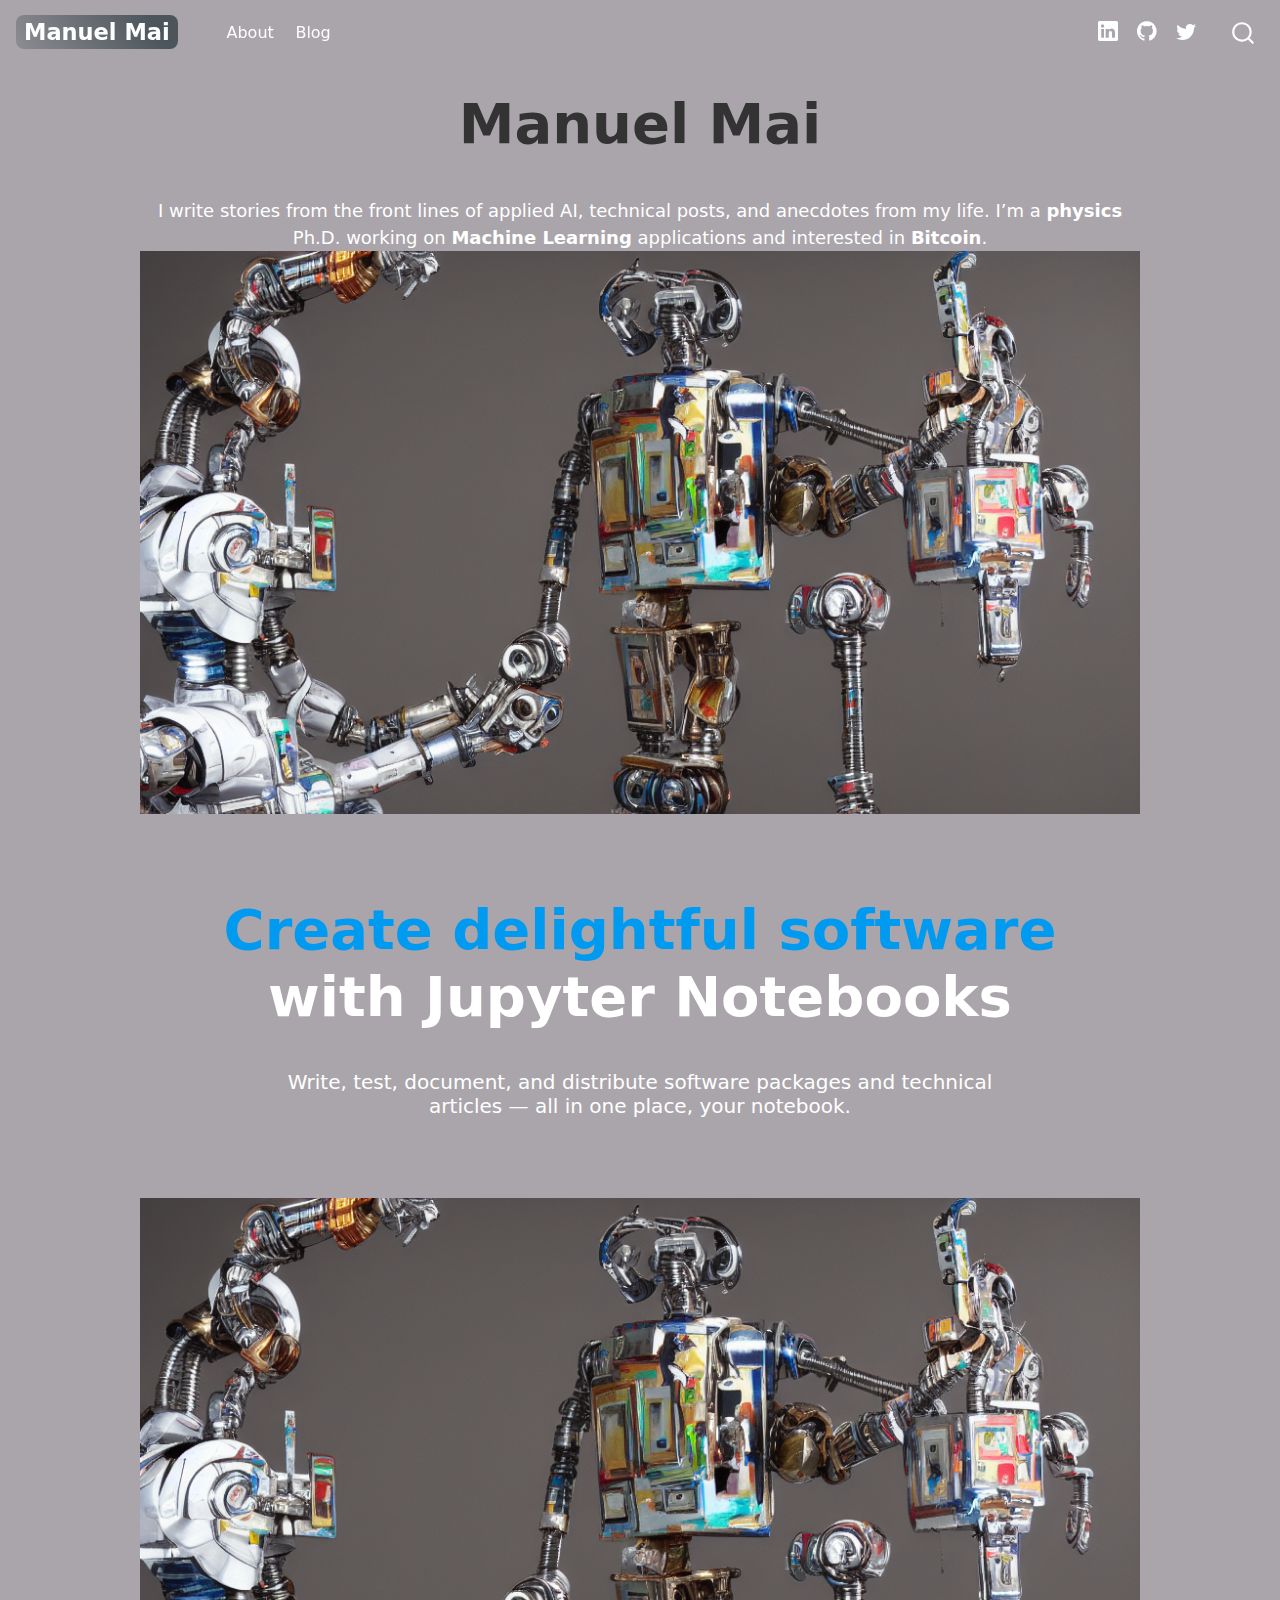
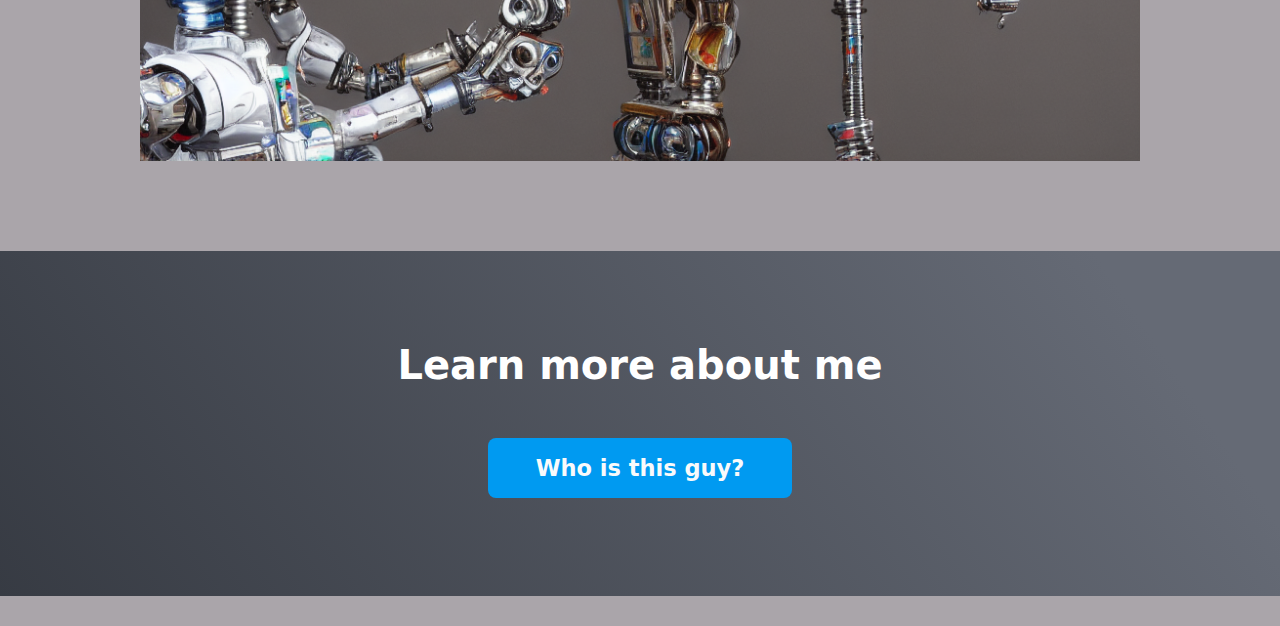
<file: index.html>
<!DOCTYPE html>
<html xmlns="http://www.w3.org/1999/xhtml" lang="en" xml:lang="en"><head>

<meta charset="utf-8">
<meta name="generator" content="quarto-1.1.251">

<meta name="viewport" content="width=device-width, initial-scale=1.0, user-scalable=yes">

<meta name="description" content="This is my online home.">

<title>Manuel Mai</title>
<style>
code{white-space: pre-wrap;}
span.smallcaps{font-variant: small-caps;}
div.columns{display: flex; gap: min(4vw, 1.5em);}
div.column{flex: auto; overflow-x: auto;}
div.hanging-indent{margin-left: 1.5em; text-indent: -1.5em;}
ul.task-list{list-style: none;}
ul.task-list li input[type="checkbox"] {
  width: 0.8em;
  margin: 0 0.8em 0.2em -1.6em;
  vertical-align: middle;
}
</style>


<script src="site_libs/quarto-nav/quarto-nav.js"></script>
<script src="site_libs/quarto-nav/headroom.min.js"></script>
<script src="site_libs/clipboard/clipboard.min.js"></script>
<script src="site_libs/quarto-search/autocomplete.umd.js"></script>
<script src="site_libs/quarto-search/fuse.min.js"></script>
<script src="site_libs/quarto-search/quarto-search.js"></script>
<meta name="quarto:offset" content="./">
<script src="site_libs/quarto-html/quarto.js"></script>
<script src="site_libs/quarto-html/popper.min.js"></script>
<script src="site_libs/quarto-html/tippy.umd.min.js"></script>
<script src="site_libs/quarto-html/anchor.min.js"></script>
<link href="site_libs/quarto-html/tippy.css" rel="stylesheet">
<link href="site_libs/quarto-html/quarto-syntax-highlighting.css" rel="stylesheet" id="quarto-text-highlighting-styles">
<script src="site_libs/bootstrap/bootstrap.min.js"></script>
<link href="site_libs/bootstrap/bootstrap-icons.css" rel="stylesheet">
<link href="site_libs/bootstrap/bootstrap.min.css" rel="stylesheet" id="quarto-bootstrap" data-mode="light">
<script id="quarto-search-options" type="application/json">{
  "location": "navbar",
  "copy-button": false,
  "collapse-after": 3,
  "panel-placement": "end",
  "type": "overlay",
  "limit": 20,
  "language": {
    "search-no-results-text": "No results",
    "search-matching-documents-text": "matching documents",
    "search-copy-link-title": "Copy link to search",
    "search-hide-matches-text": "Hide additional matches",
    "search-more-match-text": "more match in this document",
    "search-more-matches-text": "more matches in this document",
    "search-clear-button-title": "Clear",
    "search-detached-cancel-button-title": "Cancel",
    "search-submit-button-title": "Submit"
  }
}</script>


<link rel="stylesheet" href="index.css">
<meta property="og:title" content="Manuel Mai">
<meta property="og:description" content="This is my online home.">
<meta property="og:image" content="https://maimanuel.github.io/website/images/robot_expressing_creativity.png">
<meta property="og:site-name" content="Manuel Mai">
<meta property="og:image:height" content="576">
<meta property="og:image:width" content="1024">
<meta name="twitter:title" content="Manuel Mai">
<meta name="twitter:description" content="This is my online home.">
<meta name="twitter:image" content="https://maimanuel.github.io/website/images/robot_expressing_creativity.png">
<meta name="twitter:image-height" content="576">
<meta name="twitter:image-width" content="1024">
<meta name="twitter:card" content="summary_large_image">
</head>

<body class="nav-fixed fullcontent">

<div id="quarto-search-results"></div>
  <header id="quarto-header" class="headroom fixed-top">
    <nav class="navbar navbar-expand-lg navbar-dark ">
      <div class="navbar-container container-fluid">
      <div class="navbar-brand-container">
    <a class="navbar-brand" href="./index.html">
    <span class="navbar-title">Manuel Mai</span>
    </a>
  </div>
          <button class="navbar-toggler" type="button" data-bs-toggle="collapse" data-bs-target="#navbarCollapse" aria-controls="navbarCollapse" aria-expanded="false" aria-label="Toggle navigation" onclick="if (window.quartoToggleHeadroom) { window.quartoToggleHeadroom(); }">
  <span class="navbar-toggler-icon"></span>
</button>
          <div class="collapse navbar-collapse" id="navbarCollapse">
            <ul class="navbar-nav navbar-nav-scroll me-auto">
  <li class="nav-item">
    <a class="nav-link" href="./about.html">About</a>
  </li>  
  <li class="nav-item">
    <a class="nav-link" href="./blog/index.html">Blog</a>
  </li>  
</ul>
            <ul class="navbar-nav navbar-nav-scroll ms-auto">
  <li class="nav-item compact">
    <a class="nav-link" href="https://www.linkedin.com/in/manuel-mai/"><i class="bi bi-linkedin" role="img">
</i> 
 </a>
  </li>  
  <li class="nav-item compact">
    <a class="nav-link" href="https://github.com/maimanuel"><i class="bi bi-github" role="img">
</i> 
 </a>
  </li>  
  <li class="nav-item compact">
    <a class="nav-link" href="https://twitter.com/manuelmai"><i class="bi bi-twitter" role="img" aria-label="Github Twitter">
</i> 
 </a>
  </li>  
</ul>
              <div id="quarto-search" class="" title="Search"></div>
          </div> <!-- /navcollapse -->
      </div> <!-- /container-fluid -->
    </nav>
</header>
<!-- content -->
<div id="quarto-content" class="quarto-container page-layout-custom page-navbar">
<!-- sidebar -->
<!-- margin-sidebar -->
<!-- main -->

<header id="title-block-header" class="quarto-title-block default">
<div class="quarto-title">
<h1 class="title">Home</h1>
</div>

<div>
  <div class="description">
    This is my online home.
  </div>
</div>


<div class="quarto-title-meta">

    
    
  </div>
  

</header>

<section id="manuel-mai" class="hero-banner content-block">
<h1><span style="color:#333333"> Manuel Mai</span><br></h1>
<p>I write stories from the front lines of applied AI, technical posts, and anecdotes from my life. I’m a <strong>physics</strong> Ph.D.&nbsp;working on <strong>Machine Learning</strong> applications and interested in <strong>Bitcoin</strong>. <img src="images/robot_expressing_creativity.png" class="img-fluid"></p>
</section>
<section id="create-delightful-software-with-jupyter-notebooks" class="hero-banner content-block">
<h1><span style="color:#009AF1">Create delightful software</span><br>with Jupyter Notebooks</h1>
<h3 id="write-test-document-and-distribute-software-packages-and-technical-articles-all-in-one-place-your-notebook.">Write, test, document, and distribute software packages and technical articles — all in one place, your notebook.</h3>
<div class="quarto-figure quarto-figure-center">
<figure class="figure">
<p><a href="images/robot_expressing_creativity.png"><img src="images/robot_expressing_creativity.png" class="img-fluid figure-img" style="margin-top: 40px; margin-bottom: 40px"></a></p>
</figure>
</div>
</section>
<section id="learn-more-about-me" class="hero-banner mid-content" style="margin-top: 40px">
<h2>Learn more about me</h2>
<p><a href="./about.html" class="btn-action-primary btn-action btn btn-success btn-lg" role="button">Who is this guy?</a></p>
</section>




<script id="quarto-html-after-body" type="application/javascript">
window.document.addEventListener("DOMContentLoaded", function (event) {
  const toggleBodyColorMode = (bsSheetEl) => {
    const mode = bsSheetEl.getAttribute("data-mode");
    const bodyEl = window.document.querySelector("body");
    if (mode === "dark") {
      bodyEl.classList.add("quarto-dark");
      bodyEl.classList.remove("quarto-light");
    } else {
      bodyEl.classList.add("quarto-light");
      bodyEl.classList.remove("quarto-dark");
    }
  }
  const toggleBodyColorPrimary = () => {
    const bsSheetEl = window.document.querySelector("link#quarto-bootstrap");
    if (bsSheetEl) {
      toggleBodyColorMode(bsSheetEl);
    }
  }
  toggleBodyColorPrimary();  
  const icon = "";
  const anchorJS = new window.AnchorJS();
  anchorJS.options = {
    placement: 'right',
    icon: icon
  };
  anchorJS.add('.anchored');
  const clipboard = new window.ClipboardJS('.code-copy-button', {
    target: function(trigger) {
      return trigger.previousElementSibling;
    }
  });
  clipboard.on('success', function(e) {
    // button target
    const button = e.trigger;
    // don't keep focus
    button.blur();
    // flash "checked"
    button.classList.add('code-copy-button-checked');
    var currentTitle = button.getAttribute("title");
    button.setAttribute("title", "Copied!");
    setTimeout(function() {
      button.setAttribute("title", currentTitle);
      button.classList.remove('code-copy-button-checked');
    }, 1000);
    // clear code selection
    e.clearSelection();
  });
  function tippyHover(el, contentFn) {
    const config = {
      allowHTML: true,
      content: contentFn,
      maxWidth: 500,
      delay: 100,
      arrow: false,
      appendTo: function(el) {
          return el.parentElement;
      },
      interactive: true,
      interactiveBorder: 10,
      theme: 'quarto',
      placement: 'bottom-start'
    };
    window.tippy(el, config); 
  }
  const noterefs = window.document.querySelectorAll('a[role="doc-noteref"]');
  for (var i=0; i<noterefs.length; i++) {
    const ref = noterefs[i];
    tippyHover(ref, function() {
      // use id or data attribute instead here
      let href = ref.getAttribute('data-footnote-href') || ref.getAttribute('href');
      try { href = new URL(href).hash; } catch {}
      const id = href.replace(/^#\/?/, "");
      const note = window.document.getElementById(id);
      return note.innerHTML;
    });
  }
  var bibliorefs = window.document.querySelectorAll('a[role="doc-biblioref"]');
  for (var i=0; i<bibliorefs.length; i++) {
    const ref = bibliorefs[i];
    const cites = ref.parentNode.getAttribute('data-cites').split(' ');
    tippyHover(ref, function() {
      var popup = window.document.createElement('div');
      cites.forEach(function(cite) {
        var citeDiv = window.document.createElement('div');
        citeDiv.classList.add('hanging-indent');
        citeDiv.classList.add('csl-entry');
        var biblioDiv = window.document.getElementById('ref-' + cite);
        if (biblioDiv) {
          citeDiv.innerHTML = biblioDiv.innerHTML;
        }
        popup.appendChild(citeDiv);
      });
      return popup.innerHTML;
    });
  }
});
</script>
</div> <!-- /content -->



</body></html>
</file>
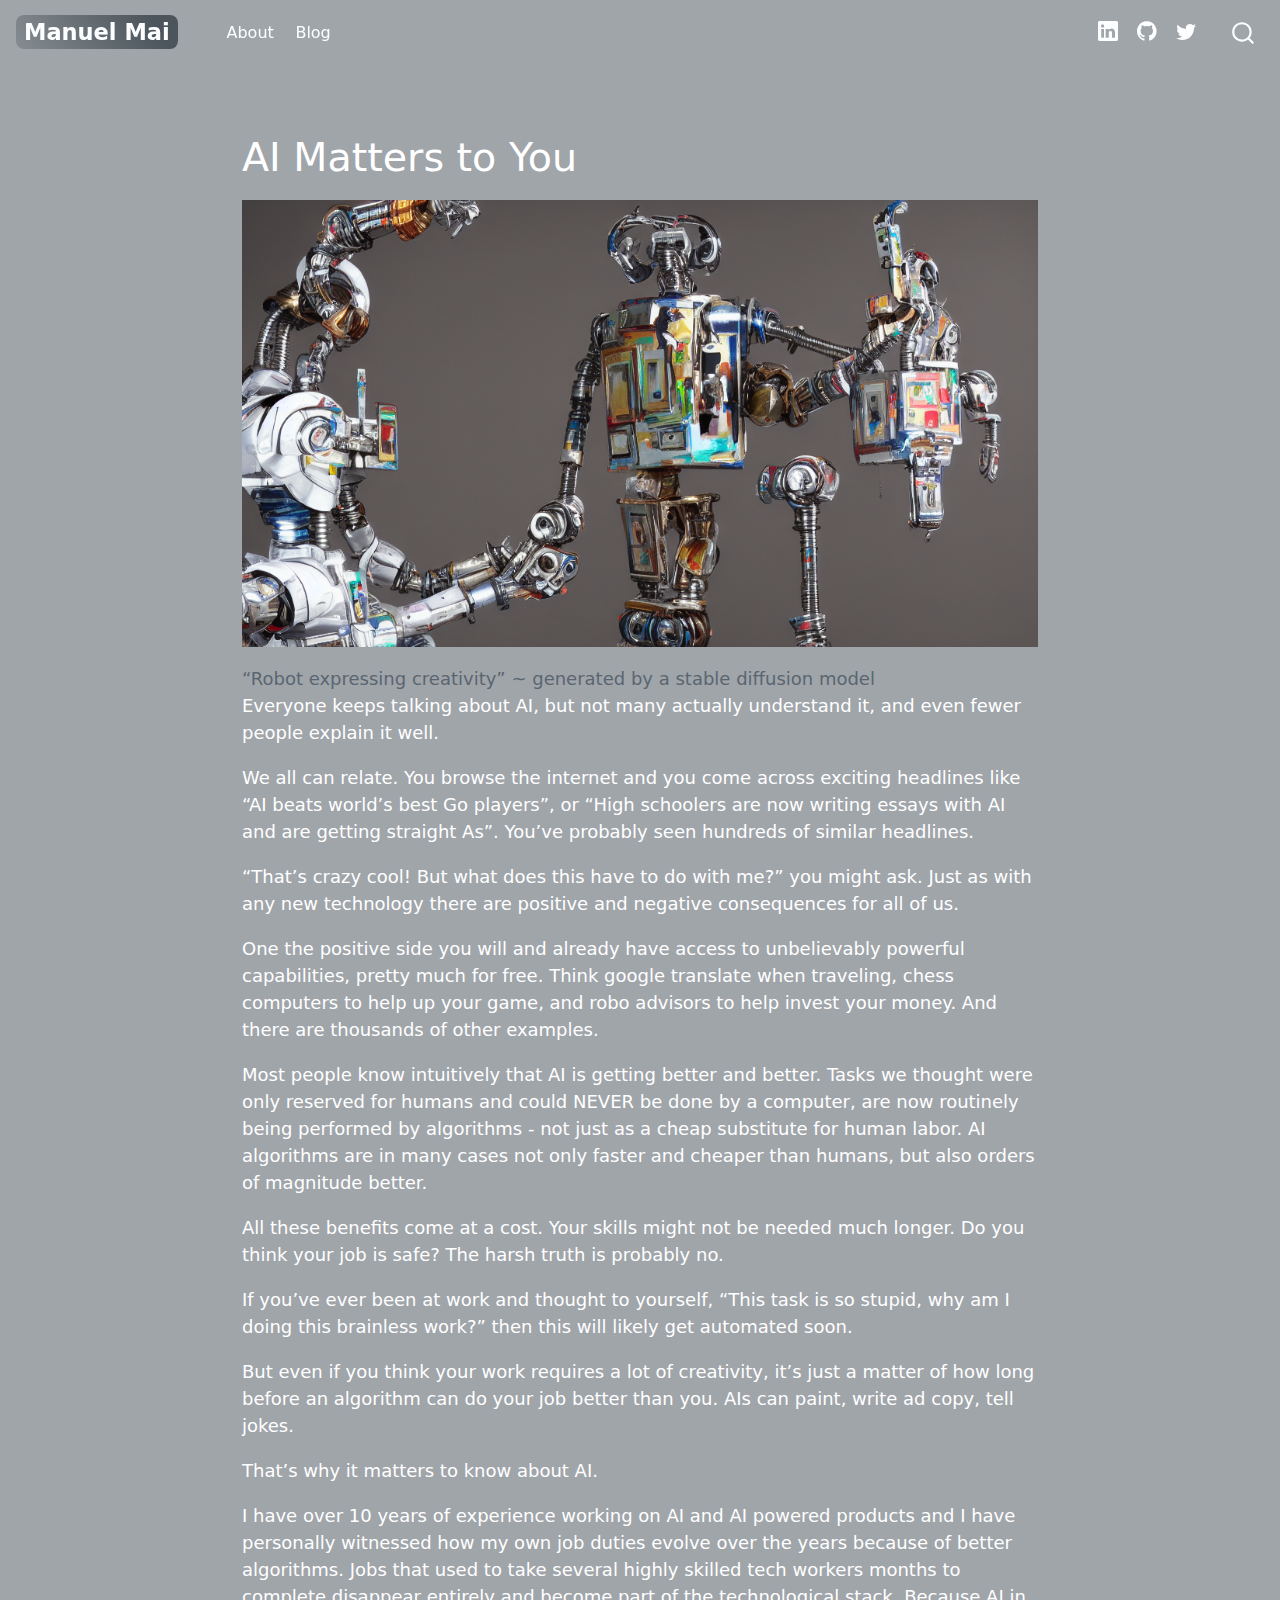
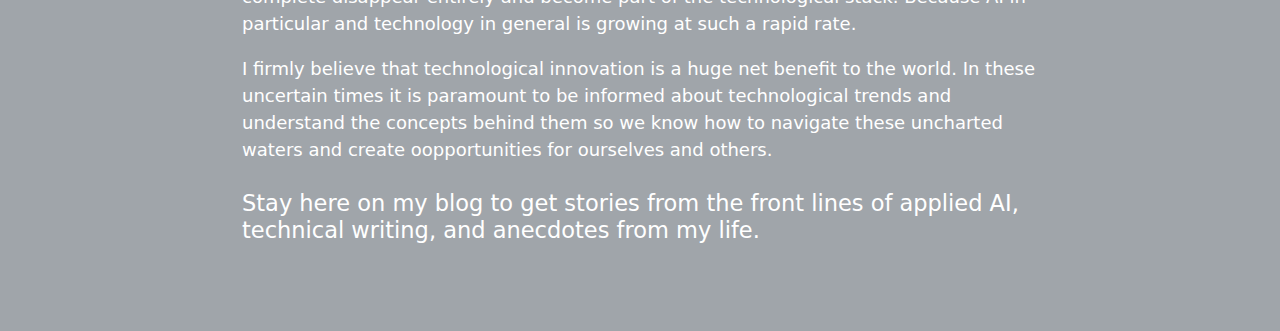
<file: blog/posts/2022-09-30-ai-matters-to-you/index.html>
<!DOCTYPE html>
<html xmlns="http://www.w3.org/1999/xhtml" lang="en" xml:lang="en"><head>

<meta charset="utf-8">
<meta name="generator" content="quarto-1.1.251">

<meta name="viewport" content="width=device-width, initial-scale=1.0, user-scalable=yes">

<meta name="author" content="Manuel Mai">
<meta name="dcterms.date" content="2022-09-30">
<meta name="description" content="AI Algorithms are changing the way we work">

<title>Manuel Mai - AI Matters To You</title>
<style>
code{white-space: pre-wrap;}
span.smallcaps{font-variant: small-caps;}
div.columns{display: flex; gap: min(4vw, 1.5em);}
div.column{flex: auto; overflow-x: auto;}
div.hanging-indent{margin-left: 1.5em; text-indent: -1.5em;}
ul.task-list{list-style: none;}
ul.task-list li input[type="checkbox"] {
  width: 0.8em;
  margin: 0 0.8em 0.2em -1.6em;
  vertical-align: middle;
}
</style>


<script src="../../../site_libs/quarto-nav/quarto-nav.js"></script>
<script src="../../../site_libs/quarto-nav/headroom.min.js"></script>
<script src="../../../site_libs/clipboard/clipboard.min.js"></script>
<script src="../../../site_libs/quarto-search/autocomplete.umd.js"></script>
<script src="../../../site_libs/quarto-search/fuse.min.js"></script>
<script src="../../../site_libs/quarto-search/quarto-search.js"></script>
<meta name="quarto:offset" content="../../../">
<script src="../../../site_libs/quarto-html/quarto.js"></script>
<script src="../../../site_libs/quarto-html/popper.min.js"></script>
<script src="../../../site_libs/quarto-html/tippy.umd.min.js"></script>
<script src="../../../site_libs/quarto-html/anchor.min.js"></script>
<link href="../../../site_libs/quarto-html/tippy.css" rel="stylesheet">
<link href="../../../site_libs/quarto-html/quarto-syntax-highlighting.css" rel="stylesheet" id="quarto-text-highlighting-styles">
<script src="../../../site_libs/bootstrap/bootstrap.min.js"></script>
<link href="../../../site_libs/bootstrap/bootstrap-icons.css" rel="stylesheet">
<link href="../../../site_libs/bootstrap/bootstrap.min.css" rel="stylesheet" id="quarto-bootstrap" data-mode="light">
<script id="quarto-search-options" type="application/json">{
  "location": "navbar",
  "copy-button": false,
  "collapse-after": 3,
  "panel-placement": "end",
  "type": "overlay",
  "limit": 20,
  "language": {
    "search-no-results-text": "No results",
    "search-matching-documents-text": "matching documents",
    "search-copy-link-title": "Copy link to search",
    "search-hide-matches-text": "Hide additional matches",
    "search-more-match-text": "more match in this document",
    "search-more-matches-text": "more matches in this document",
    "search-clear-button-title": "Clear",
    "search-detached-cancel-button-title": "Cancel",
    "search-submit-button-title": "Submit"
  }
}</script>


<link rel="stylesheet" href="../../../index.css">
<link rel="stylesheet" href="blog.css">
<meta property="og:title" content="Manuel Mai - AI Matters To You">
<meta property="og:description" content="AI Algorithms are changing the way we work">
<meta property="og:image" content="https://maimanuel.github.io/website/images/robot_expressing_creativity.png">
<meta property="og:site-name" content="Manuel Mai">
<meta property="og:image:height" content="576">
<meta property="og:image:width" content="1024">
<meta name="twitter:title" content="Manuel Mai - AI Matters To You">
<meta name="twitter:description" content="AI Algorithms are changing the way we work">
<meta name="twitter:image" content="https://maimanuel.github.io/website/images/robot_expressing_creativity.png">
<meta name="twitter:image-height" content="576">
<meta name="twitter:image-width" content="1024">
<meta name="twitter:card" content="summary_large_image">
</head>

<body class="nav-fixed fullcontent">

<div id="quarto-search-results"></div>
  <header id="quarto-header" class="headroom fixed-top">
    <nav class="navbar navbar-expand-lg navbar-dark ">
      <div class="navbar-container container-fluid">
      <div class="navbar-brand-container">
    <a class="navbar-brand" href="../../../index.html">
    <span class="navbar-title">Manuel Mai</span>
    </a>
  </div>
          <button class="navbar-toggler" type="button" data-bs-toggle="collapse" data-bs-target="#navbarCollapse" aria-controls="navbarCollapse" aria-expanded="false" aria-label="Toggle navigation" onclick="if (window.quartoToggleHeadroom) { window.quartoToggleHeadroom(); }">
  <span class="navbar-toggler-icon"></span>
</button>
          <div class="collapse navbar-collapse" id="navbarCollapse">
            <ul class="navbar-nav navbar-nav-scroll me-auto">
  <li class="nav-item">
    <a class="nav-link" href="../../../about.html">About</a>
  </li>  
  <li class="nav-item">
    <a class="nav-link" href="../../../blog/index.html">Blog</a>
  </li>  
</ul>
            <ul class="navbar-nav navbar-nav-scroll ms-auto">
  <li class="nav-item compact">
    <a class="nav-link" href="https://www.linkedin.com/in/manuel-mai/"><i class="bi bi-linkedin" role="img">
</i> 
 </a>
  </li>  
  <li class="nav-item compact">
    <a class="nav-link" href="https://github.com/maimanuel"><i class="bi bi-github" role="img">
</i> 
 </a>
  </li>  
  <li class="nav-item compact">
    <a class="nav-link" href="https://twitter.com/manuelmai"><i class="bi bi-twitter" role="img" aria-label="Github Twitter">
</i> 
 </a>
  </li>  
</ul>
              <div id="quarto-search" class="" title="Search"></div>
          </div> <!-- /navcollapse -->
      </div> <!-- /container-fluid -->
    </nav>
</header>
<!-- content -->
<div id="quarto-content" class="quarto-container page-columns page-rows-contents page-layout-article page-navbar">
<!-- sidebar -->
<!-- margin-sidebar -->
    
<!-- main -->
<main class="content" id="quarto-document-content">

<header id="title-block-header" class="quarto-title-block default">
<div class="quarto-title">
<h1 class="title">AI Matters To You</h1>
</div>

<div>
  <div class="description">
    AI Algorithms are changing the way we work
  </div>
</div>


<div class="quarto-title-meta">

    <div>
    <div class="quarto-title-meta-heading">Author</div>
    <div class="quarto-title-meta-contents">
             <p>Manuel Mai </p>
          </div>
  </div>
    
    <div>
    <div class="quarto-title-meta-heading">Published</div>
    <div class="quarto-title-meta-contents">
      <p class="date">September 30, 2022</p>
    </div>
  </div>
    
  </div>
  

</header>

<h1 id="ai-matters-to-you">AI Matters to You</h1>
<div class="quarto-figure quarto-figure-center">
<figure class="figure">
<p><img src="../../../images/robot_expressing_creativity.png" class="img-fluid figure-img"></p>
<p></p><figcaption class="figure-caption">“Robot expressing creativity” ~ generated by a stable diffusion model</figcaption><p></p>
</figure>
</div>
<p>Everyone keeps talking about AI, but not many actually understand it, and even fewer people explain it well.</p>
<p>We all can relate. You browse the internet and you come across exciting headlines like “AI beats world’s best Go players”, or “High schoolers are now writing essays with AI and are getting straight As”. You’ve probably seen hundreds of similar headlines.</p>
<p>“That’s crazy cool! But what does this have to do with me?” you might ask. Just as with any new technology there are positive and negative consequences for all of us.</p>
<p>One the positive side you will and already have access to unbelievably powerful capabilities, pretty much for free. Think google translate when traveling, chess computers to help up your game, and robo advisors to help invest your money. And there are thousands of other examples.</p>
<p>Most people know intuitively that AI is getting better and better. Tasks we thought were only reserved for humans and could NEVER be done by a computer, are now routinely being performed by algorithms - not just as a cheap substitute for human labor. AI algorithms are in many cases not only faster and cheaper than humans, but also orders of magnitude better.</p>
<p>All these benefits come at a cost. Your skills might not be needed much longer. Do you think your job is safe? The harsh truth is probably no.</p>
<p>If you’ve ever been at work and thought to yourself, “This task is so stupid, why am I doing this brainless work?” then this will likely get automated soon.</p>
<p>But even if you think your work requires a lot of creativity, it’s just a matter of how long before an algorithm can do your job better than you. AIs can paint, write ad copy, tell jokes.</p>
<p>That’s why it matters to know about AI.</p>
<p>I have over 10 years of experience working on AI and AI powered products and I have personally witnessed how my own job duties evolve over the years because of better algorithms. Jobs that used to take several highly skilled tech workers months to complete disappear entirely and become part of the technological stack. Because AI in particular and technology in general is growing at such a rapid rate.</p>
<p>I firmly believe that technological innovation is a huge net benefit to the world. In these uncertain times it is paramount to be informed about technological trends and understand the concepts behind them so we know how to navigate these uncharted waters and create oopportunities for ourselves and others.</p>
<h4 id="stay-here-on-my-blog-to-get-stories-from-the-front-lines-of-applied-ai-technical-writing-and-anecdotes-from-my-life." class="anchored">Stay here on my blog to get stories from the front lines of applied AI, technical writing, and anecdotes from my life.</h4>



</main> <!-- /main -->
<script id="quarto-html-after-body" type="application/javascript">
window.document.addEventListener("DOMContentLoaded", function (event) {
  const toggleBodyColorMode = (bsSheetEl) => {
    const mode = bsSheetEl.getAttribute("data-mode");
    const bodyEl = window.document.querySelector("body");
    if (mode === "dark") {
      bodyEl.classList.add("quarto-dark");
      bodyEl.classList.remove("quarto-light");
    } else {
      bodyEl.classList.add("quarto-light");
      bodyEl.classList.remove("quarto-dark");
    }
  }
  const toggleBodyColorPrimary = () => {
    const bsSheetEl = window.document.querySelector("link#quarto-bootstrap");
    if (bsSheetEl) {
      toggleBodyColorMode(bsSheetEl);
    }
  }
  toggleBodyColorPrimary();  
  const icon = "";
  const anchorJS = new window.AnchorJS();
  anchorJS.options = {
    placement: 'right',
    icon: icon
  };
  anchorJS.add('.anchored');
  const clipboard = new window.ClipboardJS('.code-copy-button', {
    target: function(trigger) {
      return trigger.previousElementSibling;
    }
  });
  clipboard.on('success', function(e) {
    // button target
    const button = e.trigger;
    // don't keep focus
    button.blur();
    // flash "checked"
    button.classList.add('code-copy-button-checked');
    var currentTitle = button.getAttribute("title");
    button.setAttribute("title", "Copied!");
    setTimeout(function() {
      button.setAttribute("title", currentTitle);
      button.classList.remove('code-copy-button-checked');
    }, 1000);
    // clear code selection
    e.clearSelection();
  });
  function tippyHover(el, contentFn) {
    const config = {
      allowHTML: true,
      content: contentFn,
      maxWidth: 500,
      delay: 100,
      arrow: false,
      appendTo: function(el) {
          return el.parentElement;
      },
      interactive: true,
      interactiveBorder: 10,
      theme: 'quarto',
      placement: 'bottom-start'
    };
    window.tippy(el, config); 
  }
  const noterefs = window.document.querySelectorAll('a[role="doc-noteref"]');
  for (var i=0; i<noterefs.length; i++) {
    const ref = noterefs[i];
    tippyHover(ref, function() {
      // use id or data attribute instead here
      let href = ref.getAttribute('data-footnote-href') || ref.getAttribute('href');
      try { href = new URL(href).hash; } catch {}
      const id = href.replace(/^#\/?/, "");
      const note = window.document.getElementById(id);
      return note.innerHTML;
    });
  }
  var bibliorefs = window.document.querySelectorAll('a[role="doc-biblioref"]');
  for (var i=0; i<bibliorefs.length; i++) {
    const ref = bibliorefs[i];
    const cites = ref.parentNode.getAttribute('data-cites').split(' ');
    tippyHover(ref, function() {
      var popup = window.document.createElement('div');
      cites.forEach(function(cite) {
        var citeDiv = window.document.createElement('div');
        citeDiv.classList.add('hanging-indent');
        citeDiv.classList.add('csl-entry');
        var biblioDiv = window.document.getElementById('ref-' + cite);
        if (biblioDiv) {
          citeDiv.innerHTML = biblioDiv.innerHTML;
        }
        popup.appendChild(citeDiv);
      });
      return popup.innerHTML;
    });
  }
});
</script>
</div> <!-- /content -->



</body></html>
</file>
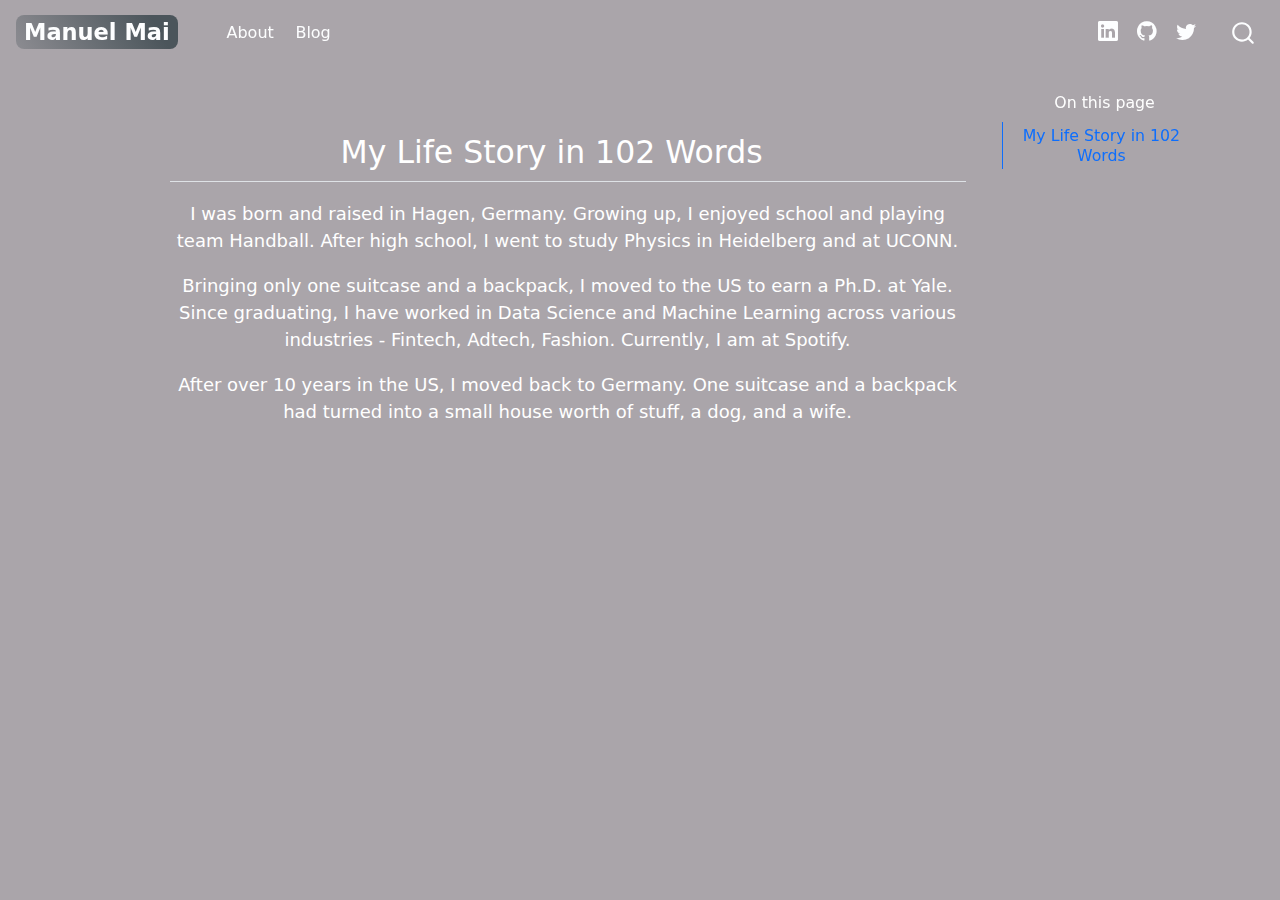
<file: about.html>
<!DOCTYPE html>
<html xmlns="http://www.w3.org/1999/xhtml" lang="en" xml:lang="en"><head>

<meta charset="utf-8">
<meta name="generator" content="quarto-1.1.251">

<meta name="viewport" content="width=device-width, initial-scale=1.0, user-scalable=yes">


<title>Manuel Mai - About</title>
<style>
code{white-space: pre-wrap;}
span.smallcaps{font-variant: small-caps;}
div.columns{display: flex; gap: min(4vw, 1.5em);}
div.column{flex: auto; overflow-x: auto;}
div.hanging-indent{margin-left: 1.5em; text-indent: -1.5em;}
ul.task-list{list-style: none;}
ul.task-list li input[type="checkbox"] {
  width: 0.8em;
  margin: 0 0.8em 0.2em -1.6em;
  vertical-align: middle;
}
</style>


<script src="site_libs/quarto-nav/quarto-nav.js"></script>
<script src="site_libs/quarto-nav/headroom.min.js"></script>
<script src="site_libs/clipboard/clipboard.min.js"></script>
<script src="site_libs/quarto-search/autocomplete.umd.js"></script>
<script src="site_libs/quarto-search/fuse.min.js"></script>
<script src="site_libs/quarto-search/quarto-search.js"></script>
<meta name="quarto:offset" content="./">
<script src="site_libs/quarto-html/quarto.js"></script>
<script src="site_libs/quarto-html/popper.min.js"></script>
<script src="site_libs/quarto-html/tippy.umd.min.js"></script>
<script src="site_libs/quarto-html/anchor.min.js"></script>
<link href="site_libs/quarto-html/tippy.css" rel="stylesheet">
<link href="site_libs/quarto-html/quarto-syntax-highlighting.css" rel="stylesheet" id="quarto-text-highlighting-styles">
<script src="site_libs/bootstrap/bootstrap.min.js"></script>
<link href="site_libs/bootstrap/bootstrap-icons.css" rel="stylesheet">
<link href="site_libs/bootstrap/bootstrap.min.css" rel="stylesheet" id="quarto-bootstrap" data-mode="light">
<script id="quarto-search-options" type="application/json">{
  "location": "navbar",
  "copy-button": false,
  "collapse-after": 3,
  "panel-placement": "end",
  "type": "overlay",
  "limit": 20,
  "language": {
    "search-no-results-text": "No results",
    "search-matching-documents-text": "matching documents",
    "search-copy-link-title": "Copy link to search",
    "search-hide-matches-text": "Hide additional matches",
    "search-more-match-text": "more match in this document",
    "search-more-matches-text": "more matches in this document",
    "search-clear-button-title": "Clear",
    "search-detached-cancel-button-title": "Cancel",
    "search-submit-button-title": "Submit"
  }
}</script>


<link rel="stylesheet" href="index.css">
<meta property="og:title" content="Manuel Mai - About">
<meta property="og:description" content="I was born and raised in Hagen, Germany. Growing up, I enjoyed school and playing team Handball. After high school, I went to study Physics in Heidelberg and at UCONN.">
<meta property="og:site-name" content="Manuel Mai">
<meta name="twitter:title" content="Manuel Mai - About">
<meta name="twitter:description" content="I was born and raised in Hagen, Germany. Growing up, I enjoyed school and playing team Handball. After high school, I went to study Physics in Heidelberg and at UCONN.">
<meta name="twitter:card" content="summary">
</head>

<body class="nav-fixed">

<div id="quarto-search-results"></div>
  <header id="quarto-header" class="headroom fixed-top">
    <nav class="navbar navbar-expand-lg navbar-dark ">
      <div class="navbar-container container-fluid">
      <div class="navbar-brand-container">
    <a class="navbar-brand" href="./index.html">
    <span class="navbar-title">Manuel Mai</span>
    </a>
  </div>
          <button class="navbar-toggler" type="button" data-bs-toggle="collapse" data-bs-target="#navbarCollapse" aria-controls="navbarCollapse" aria-expanded="false" aria-label="Toggle navigation" onclick="if (window.quartoToggleHeadroom) { window.quartoToggleHeadroom(); }">
  <span class="navbar-toggler-icon"></span>
</button>
          <div class="collapse navbar-collapse" id="navbarCollapse">
            <ul class="navbar-nav navbar-nav-scroll me-auto">
  <li class="nav-item">
    <a class="nav-link" href="./about.html">About</a>
  </li>  
  <li class="nav-item">
    <a class="nav-link" href="./blog/index.html">Blog</a>
  </li>  
</ul>
            <ul class="navbar-nav navbar-nav-scroll ms-auto">
  <li class="nav-item compact">
    <a class="nav-link" href="https://www.linkedin.com/in/manuel-mai/"><i class="bi bi-linkedin" role="img">
</i> 
 </a>
  </li>  
  <li class="nav-item compact">
    <a class="nav-link" href="https://github.com/maimanuel"><i class="bi bi-github" role="img">
</i> 
 </a>
  </li>  
  <li class="nav-item compact">
    <a class="nav-link" href="https://twitter.com/manuelmai"><i class="bi bi-twitter" role="img" aria-label="Github Twitter">
</i> 
 </a>
  </li>  
</ul>
              <div id="quarto-search" class="" title="Search"></div>
          </div> <!-- /navcollapse -->
      </div> <!-- /container-fluid -->
    </nav>
</header>
<!-- content -->
<div id="quarto-content" class="quarto-container page-columns page-rows-contents page-layout-article page-navbar">
<!-- sidebar -->
<!-- margin-sidebar -->
    <div id="quarto-margin-sidebar" class="sidebar margin-sidebar">
        <nav id="TOC" role="doc-toc" class="toc-active">
    <h2 id="toc-title">On this page</h2>
   
  <ul>
  <li><a href="#my-life-story-in-102-words" id="toc-my-life-story-in-102-words" class="nav-link active" data-scroll-target="#my-life-story-in-102-words">My Life Story in 102 Words</a></li>
  </ul>
</nav>
    </div>
<!-- main -->
<main class="content" id="quarto-document-content">

<header id="title-block-header" class="quarto-title-block default">
<div class="quarto-title">
<h1 class="title">About</h1>
</div>



<div class="quarto-title-meta">

    
    
  </div>
  

</header>

<!-- WARNING: THIS FILE WAS AUTOGENERATED! DO NOT EDIT! -->
<h2 id="my-life-story-in-102-words" class="anchored">My Life Story in 102 Words</h2>
<p>I was born and raised in Hagen, Germany. Growing up, I enjoyed school and playing team Handball. After high school, I went to study Physics in Heidelberg and at UCONN.</p>
<p>Bringing only one suitcase and a backpack, I moved to the US to earn a Ph.D.&nbsp;at Yale. Since graduating, I have worked in Data Science and Machine Learning across various industries - Fintech, Adtech, Fashion. Currently, I am at Spotify.</p>
<p>After over 10 years in the US, I moved back to Germany. One suitcase and a backpack had turned into a small house worth of stuff, a dog, and a wife.</p>



</main> <!-- /main -->
<script id="quarto-html-after-body" type="application/javascript">
window.document.addEventListener("DOMContentLoaded", function (event) {
  const toggleBodyColorMode = (bsSheetEl) => {
    const mode = bsSheetEl.getAttribute("data-mode");
    const bodyEl = window.document.querySelector("body");
    if (mode === "dark") {
      bodyEl.classList.add("quarto-dark");
      bodyEl.classList.remove("quarto-light");
    } else {
      bodyEl.classList.add("quarto-light");
      bodyEl.classList.remove("quarto-dark");
    }
  }
  const toggleBodyColorPrimary = () => {
    const bsSheetEl = window.document.querySelector("link#quarto-bootstrap");
    if (bsSheetEl) {
      toggleBodyColorMode(bsSheetEl);
    }
  }
  toggleBodyColorPrimary();  
  const icon = "";
  const anchorJS = new window.AnchorJS();
  anchorJS.options = {
    placement: 'right',
    icon: icon
  };
  anchorJS.add('.anchored');
  const clipboard = new window.ClipboardJS('.code-copy-button', {
    target: function(trigger) {
      return trigger.previousElementSibling;
    }
  });
  clipboard.on('success', function(e) {
    // button target
    const button = e.trigger;
    // don't keep focus
    button.blur();
    // flash "checked"
    button.classList.add('code-copy-button-checked');
    var currentTitle = button.getAttribute("title");
    button.setAttribute("title", "Copied!");
    setTimeout(function() {
      button.setAttribute("title", currentTitle);
      button.classList.remove('code-copy-button-checked');
    }, 1000);
    // clear code selection
    e.clearSelection();
  });
  function tippyHover(el, contentFn) {
    const config = {
      allowHTML: true,
      content: contentFn,
      maxWidth: 500,
      delay: 100,
      arrow: false,
      appendTo: function(el) {
          return el.parentElement;
      },
      interactive: true,
      interactiveBorder: 10,
      theme: 'quarto',
      placement: 'bottom-start'
    };
    window.tippy(el, config); 
  }
  const noterefs = window.document.querySelectorAll('a[role="doc-noteref"]');
  for (var i=0; i<noterefs.length; i++) {
    const ref = noterefs[i];
    tippyHover(ref, function() {
      // use id or data attribute instead here
      let href = ref.getAttribute('data-footnote-href') || ref.getAttribute('href');
      try { href = new URL(href).hash; } catch {}
      const id = href.replace(/^#\/?/, "");
      const note = window.document.getElementById(id);
      return note.innerHTML;
    });
  }
  var bibliorefs = window.document.querySelectorAll('a[role="doc-biblioref"]');
  for (var i=0; i<bibliorefs.length; i++) {
    const ref = bibliorefs[i];
    const cites = ref.parentNode.getAttribute('data-cites').split(' ');
    tippyHover(ref, function() {
      var popup = window.document.createElement('div');
      cites.forEach(function(cite) {
        var citeDiv = window.document.createElement('div');
        citeDiv.classList.add('hanging-indent');
        citeDiv.classList.add('csl-entry');
        var biblioDiv = window.document.getElementById('ref-' + cite);
        if (biblioDiv) {
          citeDiv.innerHTML = biblioDiv.innerHTML;
        }
        popup.appendChild(citeDiv);
      });
      return popup.innerHTML;
    });
  }
});
</script>
</div> <!-- /content -->



</body></html>
</file>
<file: site_libs/quarto-html/tippy.css>
.tippy-box[data-animation=fade][data-state=hidden]{opacity:0}[data-tippy-root]{max-width:calc(100vw - 10px)}.tippy-box{position:relative;background-color:#333;color:#fff;border-radius:4px;font-size:14px;line-height:1.4;white-space:normal;outline:0;transition-property:transform,visibility,opacity}.tippy-box[data-placement^=top]>.tippy-arrow{bottom:0}.tippy-box[data-placement^=top]>.tippy-arrow:before{bottom:-7px;left:0;border-width:8px 8px 0;border-top-color:initial;transform-origin:center top}.tippy-box[data-placement^=bottom]>.tippy-arrow{top:0}.tippy-box[data-placement^=bottom]>.tippy-arrow:before{top:-7px;left:0;border-width:0 8px 8px;border-bottom-color:initial;transform-origin:center bottom}.tippy-box[data-placement^=left]>.tippy-arrow{right:0}.tippy-box[data-placement^=left]>.tippy-arrow:before{border-width:8px 0 8px 8px;border-left-color:initial;right:-7px;transform-origin:center left}.tippy-box[data-placement^=right]>.tippy-arrow{left:0}.tippy-box[data-placement^=right]>.tippy-arrow:before{left:-7px;border-width:8px 8px 8px 0;border-right-color:initial;transform-origin:center right}.tippy-box[data-inertia][data-state=visible]{transition-timing-function:cubic-bezier(.54,1.5,.38,1.11)}.tippy-arrow{width:16px;height:16px;color:#333}.tippy-arrow:before{content:"";position:absolute;border-color:transparent;border-style:solid}.tippy-content{position:relative;padding:5px 9px;z-index:1}
</file>
<file: site_libs/quarto-html/quarto-syntax-highlighting.css>
/* quarto syntax highlight colors */
:root {
  --quarto-hl-ot-color: #003B4F;
  --quarto-hl-at-color: #657422;
  --quarto-hl-ss-color: #20794D;
  --quarto-hl-an-color: #5E5E5E;
  --quarto-hl-fu-color: #4758AB;
  --quarto-hl-st-color: #20794D;
  --quarto-hl-cf-color: #003B4F;
  --quarto-hl-op-color: #5E5E5E;
  --quarto-hl-er-color: #AD0000;
  --quarto-hl-bn-color: #AD0000;
  --quarto-hl-al-color: #AD0000;
  --quarto-hl-va-color: #111111;
  --quarto-hl-bu-color: inherit;
  --quarto-hl-ex-color: inherit;
  --quarto-hl-pp-color: #AD0000;
  --quarto-hl-in-color: #5E5E5E;
  --quarto-hl-vs-color: #20794D;
  --quarto-hl-wa-color: #5E5E5E;
  --quarto-hl-do-color: #5E5E5E;
  --quarto-hl-im-color: #00769E;
  --quarto-hl-ch-color: #20794D;
  --quarto-hl-dt-color: #AD0000;
  --quarto-hl-fl-color: #AD0000;
  --quarto-hl-co-color: #5E5E5E;
  --quarto-hl-cv-color: #5E5E5E;
  --quarto-hl-cn-color: #8f5902;
  --quarto-hl-sc-color: #5E5E5E;
  --quarto-hl-dv-color: #AD0000;
  --quarto-hl-kw-color: #003B4F;
}

/* other quarto variables */
:root {
  --quarto-font-monospace: SFMono-Regular, Menlo, Monaco, Consolas, "Liberation Mono", "Courier New", monospace;
}

pre > code.sourceCode > span {
  color: #003B4F;
}

code span {
  color: #003B4F;
}

code.sourceCode > span {
  color: #003B4F;
}

div.sourceCode,
div.sourceCode pre.sourceCode {
  color: #003B4F;
}

code span.ot {
  color: #003B4F;
}

code span.at {
  color: #657422;
}

code span.ss {
  color: #20794D;
}

code span.an {
  color: #5E5E5E;
}

code span.fu {
  color: #4758AB;
}

code span.st {
  color: #20794D;
}

code span.cf {
  color: #003B4F;
}

code span.op {
  color: #5E5E5E;
}

code span.er {
  color: #AD0000;
}

code span.bn {
  color: #AD0000;
}

code span.al {
  color: #AD0000;
}

code span.va {
  color: #111111;
}

code span.pp {
  color: #AD0000;
}

code span.in {
  color: #5E5E5E;
}

code span.vs {
  color: #20794D;
}

code span.wa {
  color: #5E5E5E;
  font-style: italic;
}

code span.do {
  color: #5E5E5E;
  font-style: italic;
}

code span.im {
  color: #00769E;
}

code span.ch {
  color: #20794D;
}

code span.dt {
  color: #AD0000;
}

code span.fl {
  color: #AD0000;
}

code span.co {
  color: #5E5E5E;
}

code span.cv {
  color: #5E5E5E;
  font-style: italic;
}

code span.cn {
  color: #8f5902;
}

code span.sc {
  color: #5E5E5E;
}

code span.dv {
  color: #AD0000;
}

code span.kw {
  color: #003B4F;
}

.prevent-inlining {
  content: "</";
}

/*# sourceMappingURL=debc5d5d77c3f9108843748ff7464032.css.map */
</file>
<file: index.css>
:root {
  --background: #AAA5AA;
  --background-2: #41454E;
  --foreground: white;
  --foreground-2: #484d54;
  --content-width: 1000px;
}

html {
  font-family: font-family: Arial, "Helvetica Neue", Helvetica, sans-serif;;
}

body {
  background: var(--background);
  color: var(--foreground);
  text-align: center;
}

#title-block-header {
  display: none;
}

.navbar {
  background: var(--background);
  text-align: left;
  font-size: 16px;
}

.title, .navbar-title {
  font-weight: bold;
  padding: 4px 8px;
  border-radius: 8px;
  margin-right: 4px;
}

.navbar-title {
  background: linear-gradient(240.01deg, #4B555B 15.29%, rgba(67, 78, 84, 0) 138.75%);
}

.title {
  background: linear-gradient(240.01deg, #78858C 15.29%, rgba(105, 117, 123, 0) 138.75%);
}

.content-block {
  margin-left: 30px;
  margin-right: 30px;
  overflow-x: hidden;
}

@media(min-width: 900px) {
  .content-block {
    margin-left: 50px;
    margin-right: 50px;
  }
}

@media(min-width: 1200px) {
  .content-block {
    max-width: var(--content-width);
    margin-left: auto;
    margin-right: auto;
  }
}

.hero-banner {
  padding-top: 20px;
  padding-bottom: 10px;
  margin-bottom: 30px;
  display: flex;
  flex-direction: column;
  align-items: center;
}

.hero-image {
  background-image: url("images/Lake.jpg");
  background-color: #cccccc;
  height: 200px;
  background-position: left;
  background-repeat: no-repeat;
  background-size: cover;
  position: relative;
}

.hero-box {
  background-color: #666666;
  height: 200px;
  width: 100pct;
  background-position: center;
  background-repeat: no-repeat;
  background-size: cover;
  position: relative;
}

.hero-banner h1 {
  font-size: 56px;
  font-weight: bold;
  margin-top: 10px;
  margin-bottom: 40px;
  
}

.hero-banner h2 {
  border: none;
  font-size: 40px;
  font-weight: bold;
  margin-top: 10px;
  margin-bottom: 40px;
}

.hero-banner h3 {
  color: var(--foreground);
  font-size: 20px;
  max-width: 90%;
  margin-left: auto;
  margin-right: auto;
  margin-top: 0;
  margin-bottom: 40px;
}

@media(min-width: 900px) {
  .hero-banner h3 {
    max-width: 60%;
  }
}

@media(min-width: 1200px) {
  .hero-banner h3 {
    max-width: 75%;
  }
}

.mid-content {
  width: 100%;
  padding: 0;
  padding-top: 80px !important;
  padding-bottom: 80px;
  background: linear-gradient(235.87deg, #656A75 12.29%, #33373F 107.53%);
  overflow-x: hidden;
}

.testimonial {
  background: rgba(51, 55, 63, 0.4);
  border-radius: 12px;
  padding: 30px;
  text-align: left;
}

.testimonial p {
  margin: 0;
  padding: 0;
}

.testimonial img {
  margin: 0;
  padding: 0;
  display: inline;
  float: left;
  width: 50px;
  margin-right: 20px;
  border-radius: 8px;
}

.testimonial h1 {
  font-size: 16px;
  font-weight: bold;
  padding: 0;
  margin: 0;
  margin-bottom: 4px;
}

.testimonial h2 {
  border: none;
  font-size: 16px;
  padding: 0;
  margin: 0;
  color: #A2A8B4;
}

.testimonial h3 {
  margin: 0;
  margin-top: 30px;
  font-size: 16px;
}

.feature {
  font-size: 16px;
  height: 210px;
  background: var(--background-2);
  border-radius: 12px;
  padding: 30px;
  text-align: left;
  display: flex;
  flex-direction: column;
}

.feature img {
  margin-bottom: 20px;
  width: 48px;
}

.footer {
  color: #A2A8B4;
  font-size: 16px;
  margin-top: 40px;
  padding-top: 30px !important;
  border-top: 1px solid var(--foreground-2);
}

.btn-action-primary {
  color: #F9FAFB;
  background: #009AF1;
  font-weight: 700;
  line-height: 20px; /* identical to box height */
}

.btn-action-primary:hover, .btn-action-primary:active, .btn-action-primary:focus {
  background: #35acf0;
}

.btn-action {
  min-width: 165px;
  border-radius: 8px;
  padding: 20px 48px;
  border: none;
}

/* Below are needed to make .ipynb equivalent to .qmd */

.figure {
  display: inline;
}

.quarto-figure {
  margin: 0;
}
</file>
<file: blog/posts/2022-09-30-ai-matters-to-you/blog.css>
:root {
  --background: #A0A5AA;
  --background-2: #41454E;
  --foreground: white;
  --foreground-2: #484d54;
  --content-width: 1000px;
}

html {
  font-family: font-family: Arial, "Helvetica Neue", Helvetica, sans-serif;;
}

body {
  background: var(--background);
  color: var(--foreground);
  text-align: left;
}

#title-block-header {
  display: none;
}

.navbar {
  background: var(--background);
  text-align: left;
  font-size: 16px;
}

.title, .navbar-title {
  font-weight: bold;
  padding: 4px 8px;
  border-radius: 8px;
  margin-right: 4px;
}

.navbar-title {
  background: linear-gradient(240.01deg, #4B555B 15.29%, rgba(67, 78, 84, 0) 138.75%);
}

.title {
  background: linear-gradient(240.01deg, #78858C 15.29%, rgba(105, 117, 123, 0) 138.75%);
}

.content-block {
  margin-left: 30px;
  margin-right: 30px;
  overflow-x: hidden;
}

@media(min-width: 900px) {
  .content-block {
    margin-left: 50px;
    margin-right: 50px;
  }
}

@media(min-width: 1200px) {
  .content-block {
    max-width: var(--content-width);
    margin-left: auto;
    margin-right: auto;
  }
}

.hero-banner {
  padding-top: 20px;
  padding-bottom: 10px;
  margin-bottom: 30px;
  display: flex;
  flex-direction: column;
  align-items: center;
}

.hero-image {
  background-image: url("images/Lake.jpg");
  background-color: #cccccc;
  height: 200px;
  background-position: left;
  background-repeat: no-repeat;
  background-size: cover;
  position: relative;
}

.hero-box {
  background-color: #666666;
  height: 200px;
  width: 100pct;
  background-position: center;
  background-repeat: no-repeat;
  background-size: cover;
  position: relative;
}

.hero-banner h1 {
  font-size: 56px;
  font-weight: bold;
  margin-top: 10px;
  margin-bottom: 40px;
  
}

.hero-banner h2 {
  border: none;
  font-size: 40px;
  font-weight: bold;
  margin-top: 10px;
  margin-bottom: 40px;
}

.hero-banner h3 {
  color: var(--foreground);
  font-size: 20px;
  max-width: 90%;
  margin-left: auto;
  margin-right: auto;
  margin-top: 0;
  margin-bottom: 40px;
}

@media(min-width: 900px) {
  .hero-banner h3 {
    max-width: 60%;
  }
}

@media(min-width: 1200px) {
  .hero-banner h3 {
    max-width: 75%;
  }
}

.mid-content {
  width: 100%;
  padding: 0;
  padding-top: 80px !important;
  padding-bottom: 80px;
  background: linear-gradient(235.87deg, #656A75 12.29%, #33373F 107.53%);
  overflow-x: hidden;
}

.testimonial {
  background: rgba(51, 55, 63, 0.4);
  border-radius: 12px;
  padding: 30px;
  text-align: left;
}

.testimonial p {
  margin: 0;
  padding: 0;
}

.testimonial img {
  margin: 0;
  padding: 0;
  display: inline;
  float: left;
  width: 50px;
  margin-right: 20px;
  border-radius: 8px;
}

.testimonial h1 {
  font-size: 16px;
  font-weight: bold;
  padding: 0;
  margin: 0;
  margin-bottom: 4px;
}

.testimonial h2 {
  border: none;
  font-size: 16px;
  padding: 0;
  margin: 0;
  color: #A2A8B4;
}

.testimonial h3 {
  margin: 0;
  margin-top: 30px;
  font-size: 16px;
}

.feature {
  font-size: 16px;
  height: 210px;
  background: var(--background-2);
  border-radius: 12px;
  padding: 30px;
  text-align: left;
  display: flex;
  flex-direction: column;
}

.feature img {
  margin-bottom: 20px;
  width: 48px;
}

.footer {
  color: #A2A8B4;
  font-size: 16px;
  margin-top: 40px;
  padding-top: 30px !important;
  border-top: 1px solid var(--foreground-2);
}

.btn-action-primary {
  color: #F9FAFB;
  background: #009AF1;
  font-weight: 700;
  line-height: 20px; /* identical to box height */
}

.btn-action-primary:hover, .btn-action-primary:active, .btn-action-primary:focus {
  background: #35acf0;
}

.btn-action {
  min-width: 165px;
  border-radius: 8px;
  padding: 20px 48px;
  border: none;
}

/* Below are needed to make .ipynb equivalent to .qmd */

.figure {
  display: inline;
}

.quarto-figure {
  margin: 0;
}
</file>
